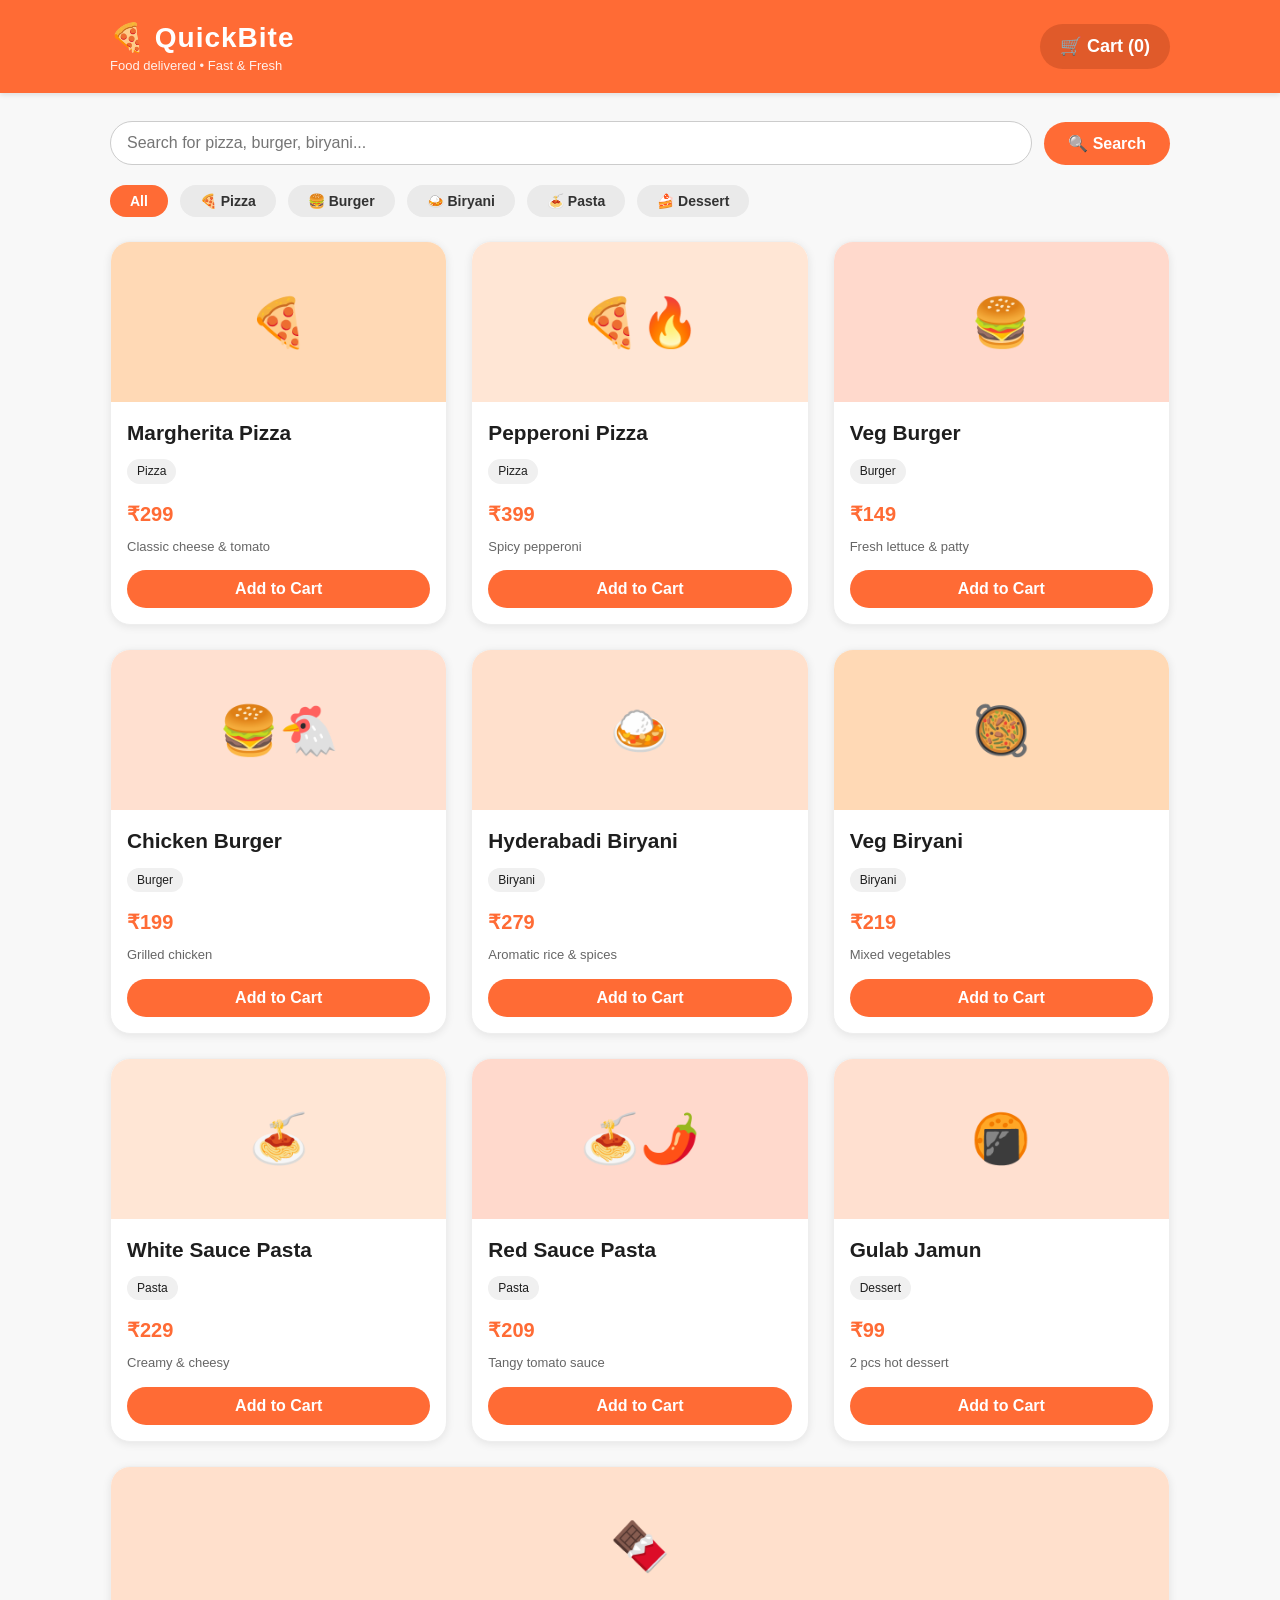
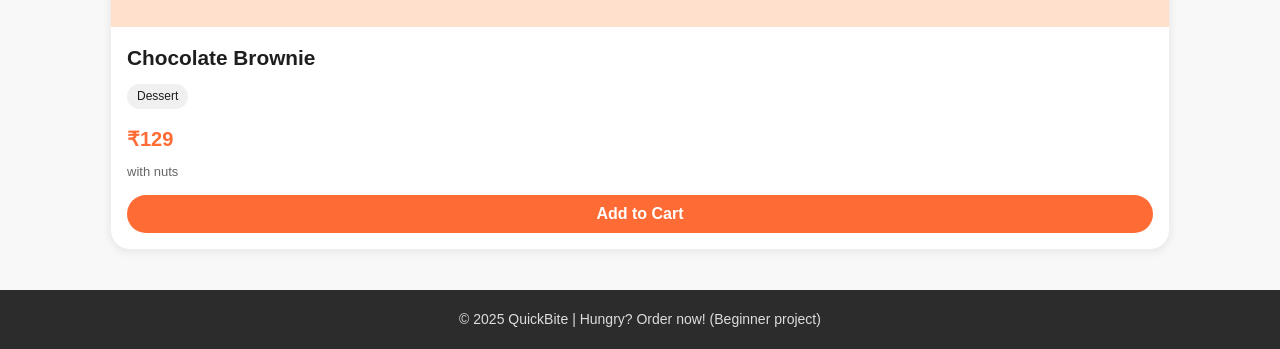
<file: index.html>
<!doctype html>
<html lang="en">
  <head>
    <meta charset="UTF-8" />
    <meta
      name="viewport"
      content="width=device-width, initial-scale=1.0, user-scalable=yes"
    />
    <title>QuickBite | Food Delivery</title>
    <link rel="stylesheet" href="style.css" />
  </head>
  <body>
    <header>
      <div class="container header-flex">
        <div class="logo">
          <h1>🍕 QuickBite</h1>
          <p>Food delivered • Fast & Fresh</p>
        </div>
        <div class="cart-icon" id="cartIconBtn">
          🛒 Cart (<span id="cartCount">0</span>)
        </div>
      </div>
    </header>

    <main class="container">
      <!-- search & filter section beginner style -->
      <div class="search-section">
        <div class="search-box">
          <input
            type="text"
            id="searchInput"
            placeholder="Search for pizza, burger, biryani..."
          />
          <button id="searchBtn">🔍 Search</button>
        </div>
        <div class="categories" id="categoryFilter">
          <button class="cat-btn active" data-cat="all">All</button>
          <button class="cat-btn" data-cat="Pizza">🍕 Pizza</button>
          <button class="cat-btn" data-cat="Burger">🍔 Burger</button>
          <button class="cat-btn" data-cat="Biryani">🍛 Biryani</button>
          <button class="cat-btn" data-cat="Pasta">🍝 Pasta</button>
          <button class="cat-btn" data-cat="Dessert">🍰 Dessert</button>
        </div>
      </div>

      <!-- Food items grid dynamically loaded -->
      <div id="foodItemsGrid" class="items-grid"></div>
    </main>

    <footer>
      <p>© 2025 QuickBite | Hungry? Order now! (Beginner project)</p>
    </footer>

    <!-- Cart Sidebar -->
    <div id="cartSidebar" class="cart-overlay">
      <div class="cart-header">
        <h2>Your Cart</h2>
        <button class="close-cart" id="closeCartBtn">&times;</button>
      </div>
      <div id="cartItemsContainer" class="cart-items-list">
        <div class="empty-cart">Cart is empty 🍽️</div>
      </div>
      <div class="cart-total" id="cartTotalPrice">Total: ₹0</div>
      <button class="checkout-btn" id="checkoutBtn">Checkout 🚀</button>
    </div>

    <script src="script.js"></script>
  </body>
</html>
</file>
<file: style.css>
/* ---------- RESET & BASE (plain beginner style) ---------- */
* {
  margin: 0;
  padding: 0;
  box-sizing: border-box;
}

body {
  font-family: 'Segoe UI', Tahoma, Geneva, Verdana, sans-serif;
  background-color: #f8f8f8;
  color: #1e1e1e;
  line-height: 1.4;
}

/* simple container */
.container {
  max-width: 1100px;
  margin: 0 auto;
  padding: 0 20px;
}

/* ----- HEADER (plain solid colors) ----- */
header {
  background-color: #ff6b35;     /* bright orange, no gradient */
  color: white;
  padding: 18px 0;
  box-shadow: 0 2px 5px rgba(0,0,0,0.1);
}

.header-flex {
  display: flex;
  justify-content: space-between;
  align-items: center;
  flex-wrap: wrap;
  gap: 12px;
}

.logo h1 {
  font-size: 28px;
  letter-spacing: 1px;
}

.logo p {
  font-size: 13px;
  opacity: 0.9;
}

.cart-icon {
  background-color: #e05a2a;
  padding: 10px 20px;
  border-radius: 40px;
  font-weight: bold;
  cursor: pointer;
  transition: 0.2s;
  font-size: 18px;
}

.cart-icon:hover {
  background-color: #c74e1f;
}

/* ----- search & filter (simple) ----- */
.search-section {
  margin: 28px 0 20px 0;
}

.search-box {
  display: flex;
  gap: 12px;
  flex-wrap: wrap;
  align-items: center;
}

.search-box input {
  flex: 2;
  padding: 12px 16px;
  border: 1px solid #ccc;
  border-radius: 40px;
  font-size: 16px;
  background: white;
  outline: none;
}

.search-box input:focus {
  border-color: #ff6b35;
}

.search-box button {
  background-color: #ff6b35;
  border: none;
  padding: 12px 24px;
  border-radius: 40px;
  font-weight: bold;
  color: white;
  font-size: 16px;
  cursor: pointer;
  transition: 0.2s;
}

.search-box button:hover {
  background-color: #e55a27;
}

/* category filter chips (simple) */
.categories {
  margin: 20px 0 24px 0;
  display: flex;
  flex-wrap: wrap;
  gap: 12px;
}

.cat-btn {
  background-color: #eaeaea;
  border: none;
  padding: 8px 20px;
  border-radius: 30px;
  font-size: 14px;
  font-weight: 600;
  cursor: pointer;
  transition: 0.2s;
  color: #333;
}

.cat-btn.active {
  background-color: #ff6b35;
  color: white;
}

.cat-btn:hover {
  background-color: #d4d4d4;
}

/* ----- restaurant / food items grid (beginner flex grid) ----- */
.items-grid {
  display: flex;
  flex-wrap: wrap;
  gap: 24px;
  margin: 20px 0 40px;
}

.food-card {
  background: white;
  border-radius: 20px;
  width: calc(33.333% - 16px);
  min-width: 250px;
  flex: 1 1 260px;
  box-shadow: 0 2px 8px rgba(0,0,0,0.08);
  transition: 0.2s;
  overflow: hidden;
  border: 1px solid #eee;
}

.food-card:hover {
  transform: translateY(-4px);
  box-shadow: 0 6px 14px rgba(0,0,0,0.1);
}

.card-img {
  width: 100%;
  height: 160px;
  background-color: #ffcdb0;
  display: flex;
  align-items: center;
  justify-content: center;
  font-size: 48px;
  background-size: cover;
  background-position: center;
}

/* simple colored placeholder images */
.card-info {
  padding: 16px;
}

.card-info h3 {
  font-size: 1.3rem;
  margin-bottom: 6px;
}

.category-badge {
  display: inline-block;
  background-color: #f0f0f0;
  font-size: 12px;
  padding: 4px 10px;
  border-radius: 30px;
  margin: 6px 0;
}

.price {
  font-weight: bold;
  font-size: 1.25rem;
  margin: 10px 0;
  color: #ff6b35;
}

.add-btn {
  background-color: #ff6b35;
  border: none;
  width: 100%;
  padding: 10px 0;
  border-radius: 40px;
  font-weight: bold;
  color: white;
  font-size: 16px;
  cursor: pointer;
  transition: 0.2s;
  margin-top: 6px;
}

.add-btn:hover {
  background-color: #e55a27;
}

/* cart sidebar (simple overlay) */
.cart-overlay {
  position: fixed;
  top: 0;
  right: -100%;
  width: 320px;
  height: 100%;
  background-color: white;
  box-shadow: -2px 0 12px rgba(0,0,0,0.2);
  transition: right 0.3s ease;
  z-index: 1000;
  display: flex;
  flex-direction: column;
}

.cart-overlay.open {
  right: 0;
}

.cart-header {
  background-color: #ff6b35;
  color: white;
  padding: 20px;
  display: flex;
  justify-content: space-between;
  align-items: center;
}

.cart-header h2 {
  font-size: 1.5rem;
}

.close-cart {
  background: none;
  border: none;
  font-size: 28px;
  color: white;
  cursor: pointer;
}

.cart-items-list {
  flex: 1;
  overflow-y: auto;
  padding: 16px;
}

.cart-item {
  display: flex;
  justify-content: space-between;
  border-bottom: 1px solid #ddd;
  padding: 12px 0;
}

.cart-item-details h4 {
  font-size: 1rem;
}

.cart-item-price {
  color: #ff6b35;
  font-weight: bold;
}

.item-actions {
  display: flex;
  gap: 12px;
  align-items: center;
}

.item-actions button {
  background-color: #eee;
  border: none;
  width: 28px;
  height: 28px;
  border-radius: 30px;
  font-weight: bold;
  font-size: 18px;
  cursor: pointer;
}

.cart-total {
  padding: 20px;
  border-top: 2px solid #eee;
  font-weight: bold;
  font-size: 1.3rem;
  background: #fafafa;
}

.checkout-btn {
  background-color: #ff6b35;
  width: calc(100% - 40px);
  margin: 0 20px 30px 20px;
  padding: 14px;
  border: none;
  border-radius: 40px;
  font-size: 18px;
  font-weight: bold;
  color: white;
  cursor: pointer;
}

.empty-cart {
  text-align: center;
  color: #777;
  padding: 30px 0;
}

footer {
  background-color: #2c2c2c;
  color: #ddd;
  text-align: center;
  padding: 20px;
  margin-top: 20px;
  font-size: 14px;
}

@media (max-width: 700px) {
  .food-card {
    width: calc(50% - 12px);
  }
}

@media (max-width: 500px) {
  .food-card {
    width: 100%;
  }
  .cart-overlay {
    width: 280px;
  }
}
</file>
